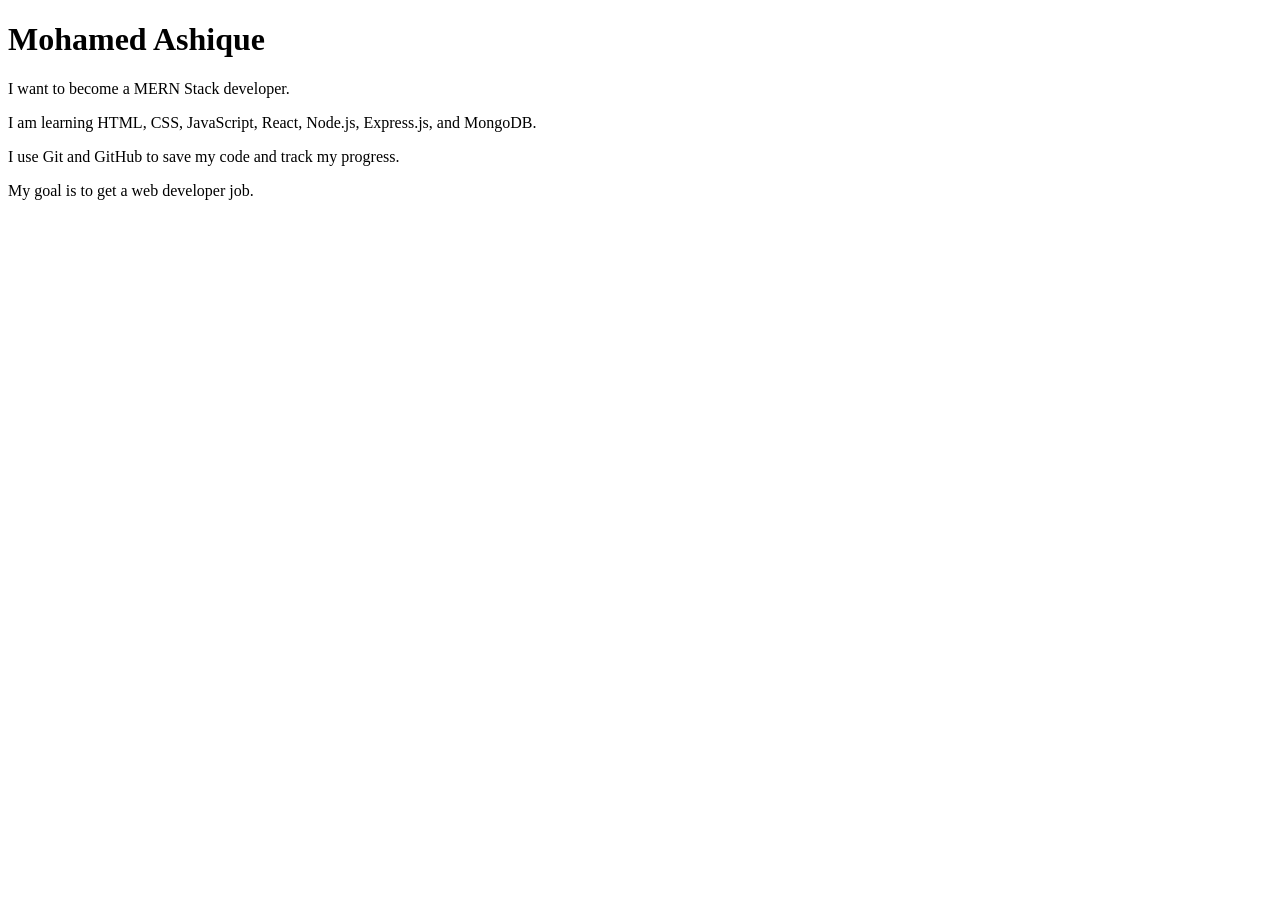
<file: 02-html-css/index.html>
<!DOCTYPE html>
<html lang="en">
<head>
  <meta charset="UTF-8">
  <meta name="viewport" content="width=device-width, initial-scale=1.0">
  <title>Day 2 - HTML Basics</title>
</head>
<body>
 <h1>Mohamed Ashique</h1>

<p>I want to become a MERN Stack developer.</p>

<p>I am learning HTML, CSS, JavaScript, React, Node.js, Express.js, and MongoDB.</p>

<p>I use Git and GitHub to save my code and track my progress.</p>

<p>My goal is to get a web developer job.</p>
</body>
</html>
</file>
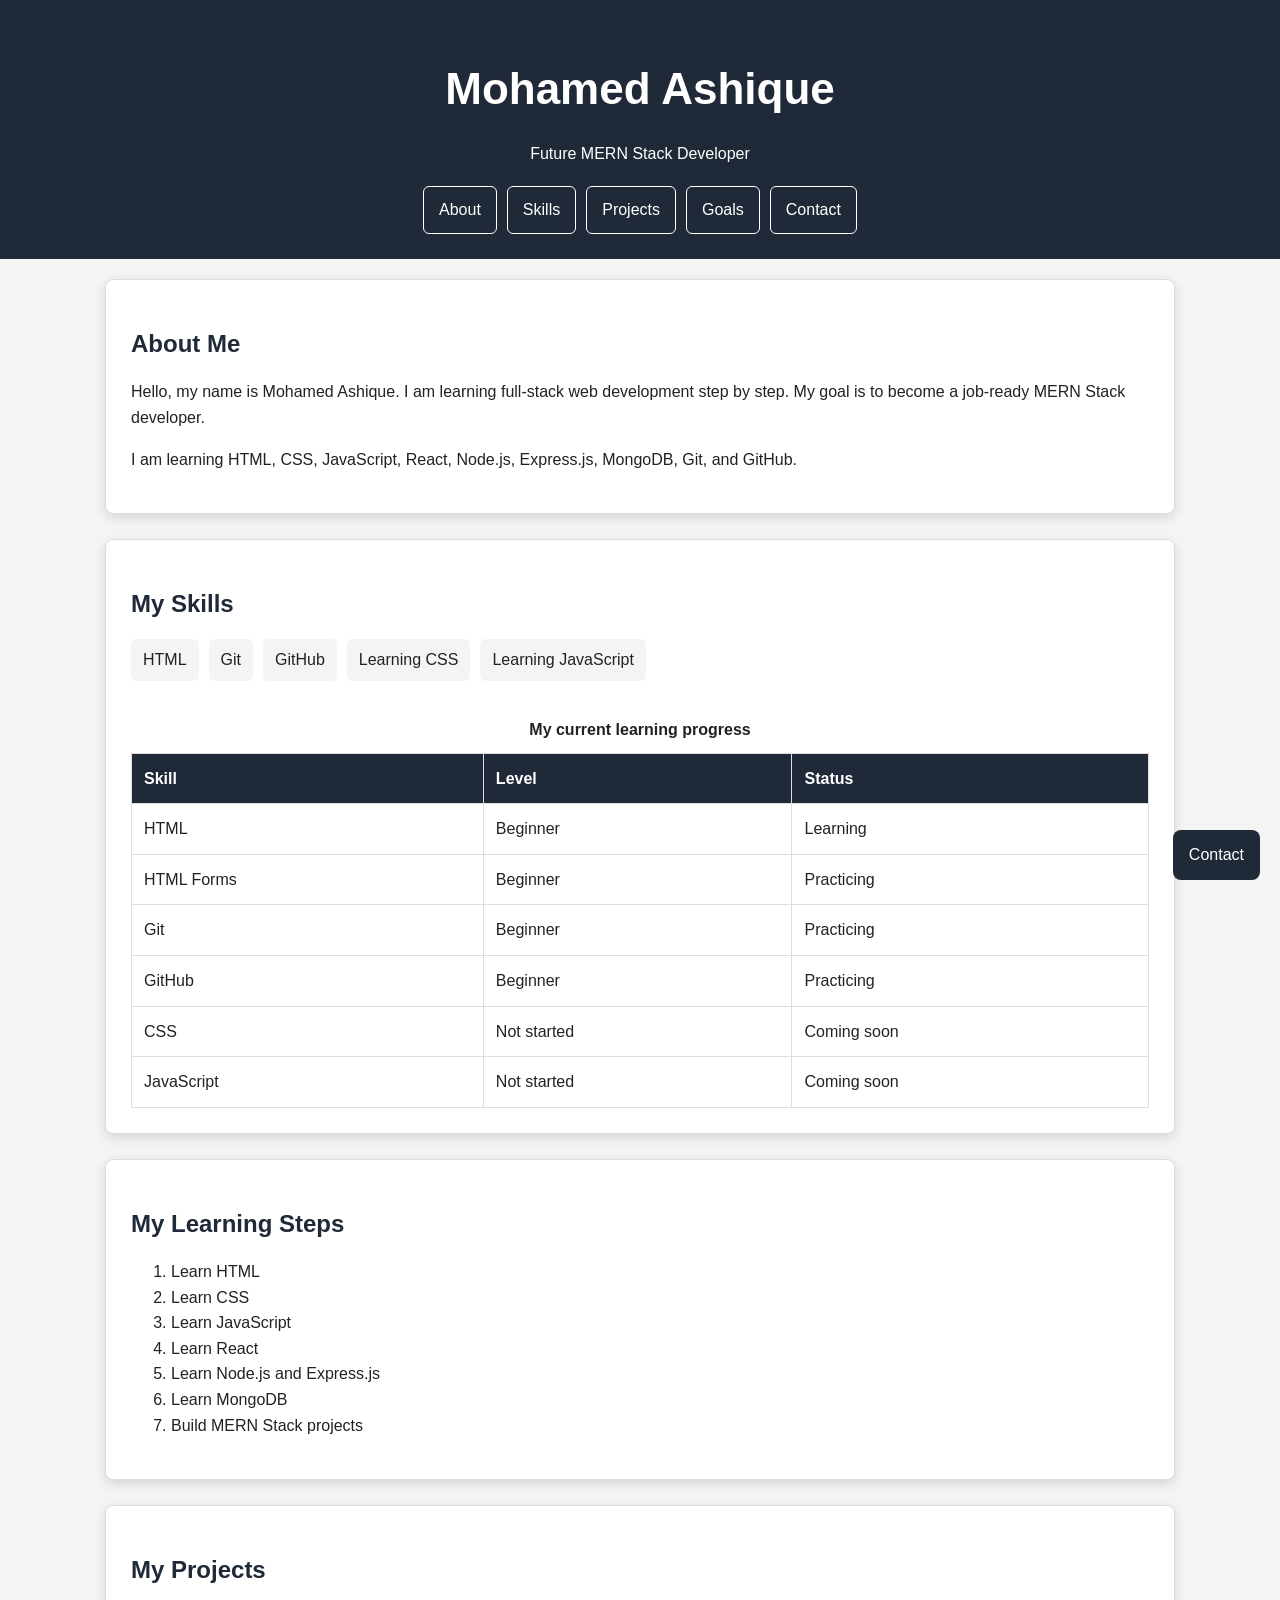
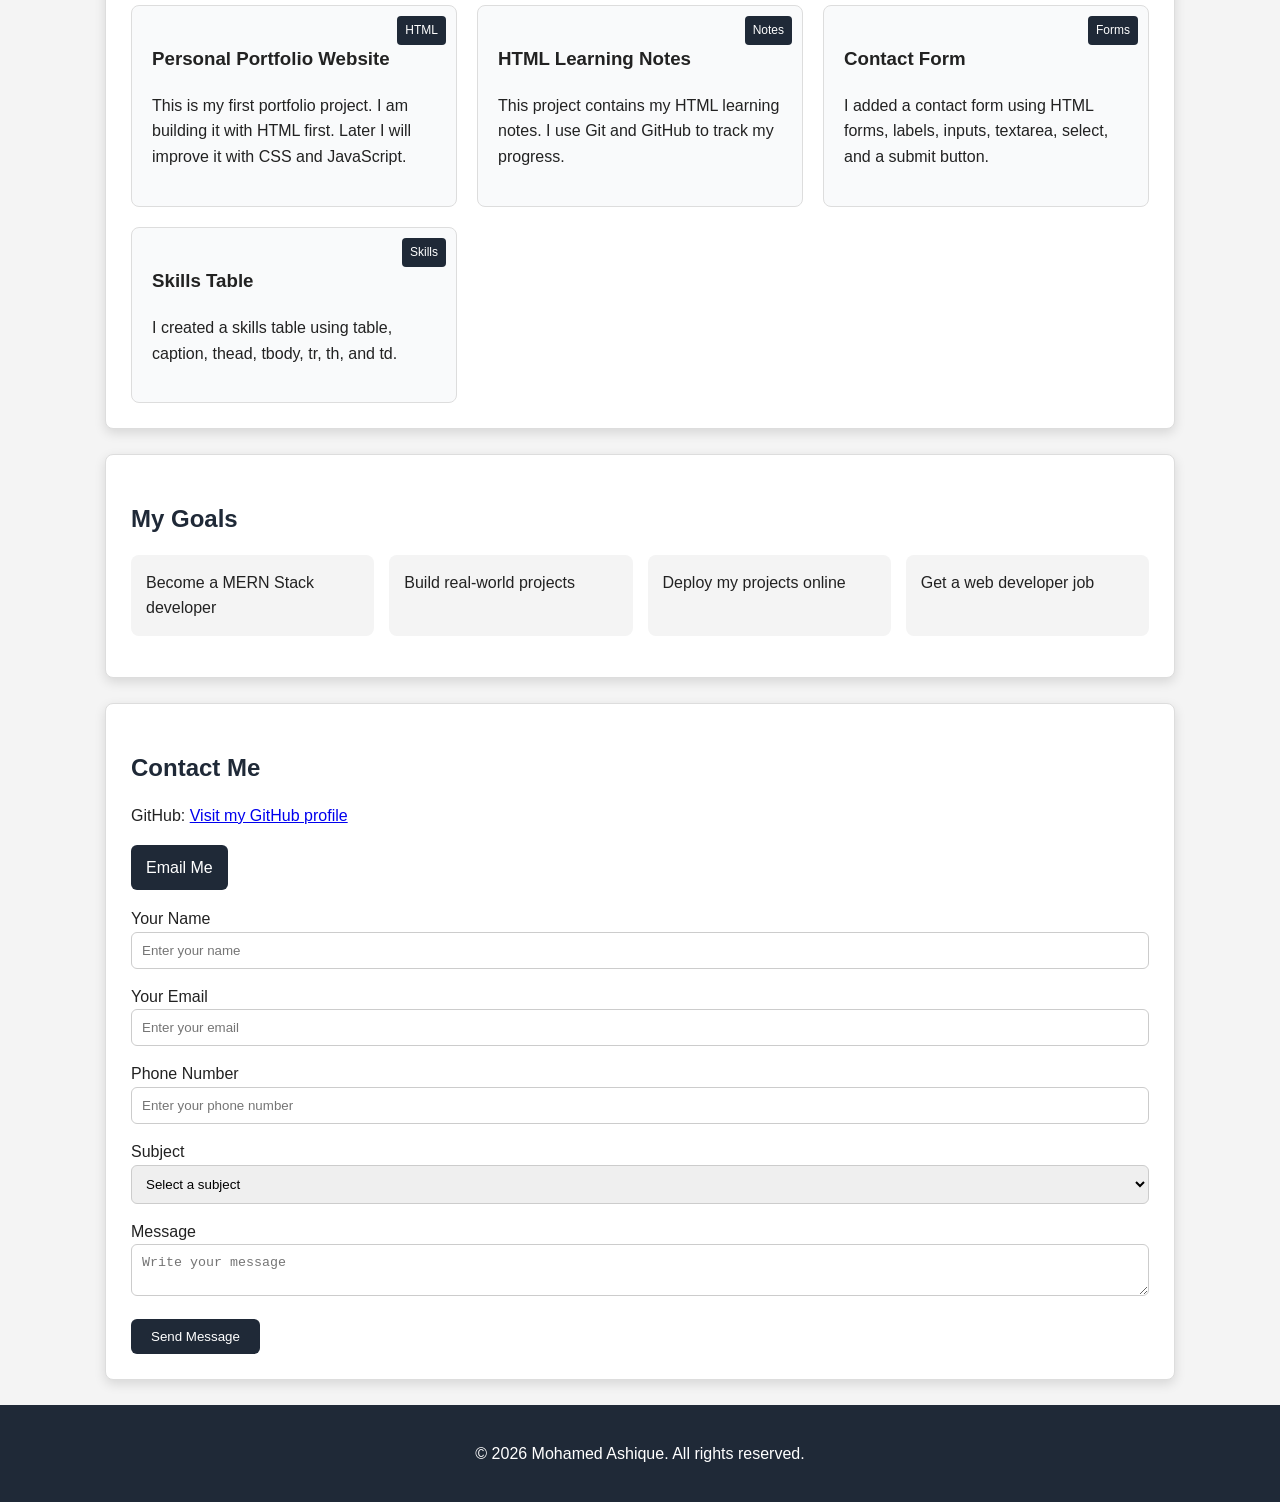
<file: docs/index.html>
<!doctype html>
<html lang="en">
  <head>
    <meta charset="UTF-8" />
    <meta name="viewport" content="width=device-width, initial-scale=1.0" />
    <link rel="stylesheet" href="style.css" />
    <title>Mohamed Ashique - Portfolio</title>
  </head>
  <body>
    <header>
      <h1>Mohamed Ashique</h1>
      <p>Future MERN Stack Developer</p>

      <nav>
        <a href="#about">About</a>
        <a href="#skills">Skills</a>
        <a href="#projects">Projects</a>
        <a href="#goals">Goals</a>
        <a href="#contact">Contact</a>
      </nav>
    </header>

    <main>
      <section id="about">
        <h2>About Me</h2>

        <p>
          Hello, my name is Mohamed Ashique. I am learning full-stack web
          development step by step. My goal is to become a job-ready MERN Stack
          developer.
        </p>

        <p>
          I am learning HTML, CSS, JavaScript, React, Node.js, Express.js,
          MongoDB, Git, and GitHub.
        </p>
        <p class="secret-note">This note is hidden using display none.</p>
      </section>

      <section id="skills">
        <h2>My Skills</h2>

        <ul>
          <li>HTML</li>
          <li>Git</li>
          <li>GitHub</li>
          <li>Learning CSS</li>
          <li>Learning JavaScript</li>
        </ul>
        <div class="table-wrapper">
          <table>
            <caption>
              My current learning progress
            </caption>

            <thead>
              <tr>
                <th>Skill</th>
                <th>Level</th>
                <th>Status</th>
              </tr>
            </thead>

            <tbody>
              <tr>
                <td>HTML</td>
                <td>Beginner</td>
                <td>Learning</td>
              </tr>

              <tr>
                <td>HTML Forms</td>
                <td>Beginner</td>
                <td>Practicing</td>
              </tr>

              <tr>
                <td>Git</td>
                <td>Beginner</td>
                <td>Practicing</td>
              </tr>

              <tr>
                <td>GitHub</td>
                <td>Beginner</td>
                <td>Practicing</td>
              </tr>

              <tr>
                <td>CSS</td>
                <td>Not started</td>
                <td>Coming soon</td>
              </tr>

              <tr>
                <td>JavaScript</td>
                <td>Not started</td>
                <td>Coming soon</td>
              </tr>
            </tbody>
          </table>
        </div>
      </section>

      <section id="learning-steps">
        <h2>My Learning Steps</h2>

        <ol>
          <li>Learn HTML</li>
          <li>Learn CSS</li>
          <li>Learn JavaScript</li>
          <li>Learn React</li>
          <li>Learn Node.js and Express.js</li>
          <li>Learn MongoDB</li>
          <li>Build MERN Stack projects</li>
        </ol>
      </section>

      <section id="projects">
        <h2>My Projects</h2>

        <div class="project-list">
          <article class="project-card">
            <span class="project-badge">HTML</span>

            <h3>Personal Portfolio Website</h3>

            <p>
              This is my first portfolio project. I am building it with HTML
              first. Later I will improve it with CSS and JavaScript.
            </p>
          </article>

          <article class="project-card">
            <span class="project-badge">Notes</span>
            <h3>HTML Learning Notes</h3>
            <p>
              This project contains my HTML learning notes. I use Git and GitHub
              to track my progress.
            </p>
          </article>
          <article class="project-card">
            <span class="project-badge">Forms</span>

            <h3>Contact Form</h3>

            <p>
              I added a contact form using HTML forms, labels, inputs, textarea,
              select, and a submit button.
            </p>
          </article>

          <article class="project-card">
            <span class="project-badge">Skills</span>
            <h3>Skills Table</h3>
            <p>
              I created a skills table using table, caption, thead, tbody, tr,
              th, and td.
            </p>
          </article>
        </div>
      </section>

      <section id="goals">
        <h2>My Goals</h2>

        <ul class="goals-list">
          <li>Become a MERN Stack developer</li>
          <li>Build real-world projects</li>
          <li>Deploy my projects online</li>
          <li>Get a web developer job</li>
        </ul>
      </section>

      <section id="contact">
        <h2>Contact Me</h2>

        <p>
          GitHub:
          <a href="https://github.com/mohamed-ashique" target="_blank">
            Visit my GitHub profile
          </a>
        </p>
        <p>
          <a class="contact-link" href="mailto:realashiquepk@gmail.com">
            Email Me
          </a>
        </p>

        <form>
          <div>
            <label for="name">Your Name</label>
            <input
              type="text"
              id="name"
              name="name"
              placeholder="Enter your name"
              required
            />
          </div>

          <div>
            <label for="email">Your Email</label>
            <input
              type="email"
              id="email"
              name="email"
              placeholder="Enter your email"
              required
            />
          </div>

          <div>
            <label for="phone">Phone Number</label>
            <input
              type="tel"
              id="phone"
              name="phone"
              placeholder="Enter your phone number"
            />
          </div>

          <div>
            <label for="subject">Subject</label>
            <select id="subject" name="subject" required>
              <option value="">Select a subject</option>
              <option value="project">Project</option>
              <option value="job">Job Opportunity</option>
              <option value="feedback">Feedback</option>
            </select>
          </div>

          <div>
            <label for="message">Message</label>
            <textarea
              id="message"
              name="message"
              placeholder="Write your message"
              required
            ></textarea>
          </div>

          <button type="submit">Send Message</button>
        </form>
      </section>
    </main>

    <footer>
      <p>&copy; 2026 Mohamed Ashique. All rights reserved.</p>
    </footer>
    <a class="fixed-contact" href="#contact">Contact</a>
  </body>
</html>
</file>
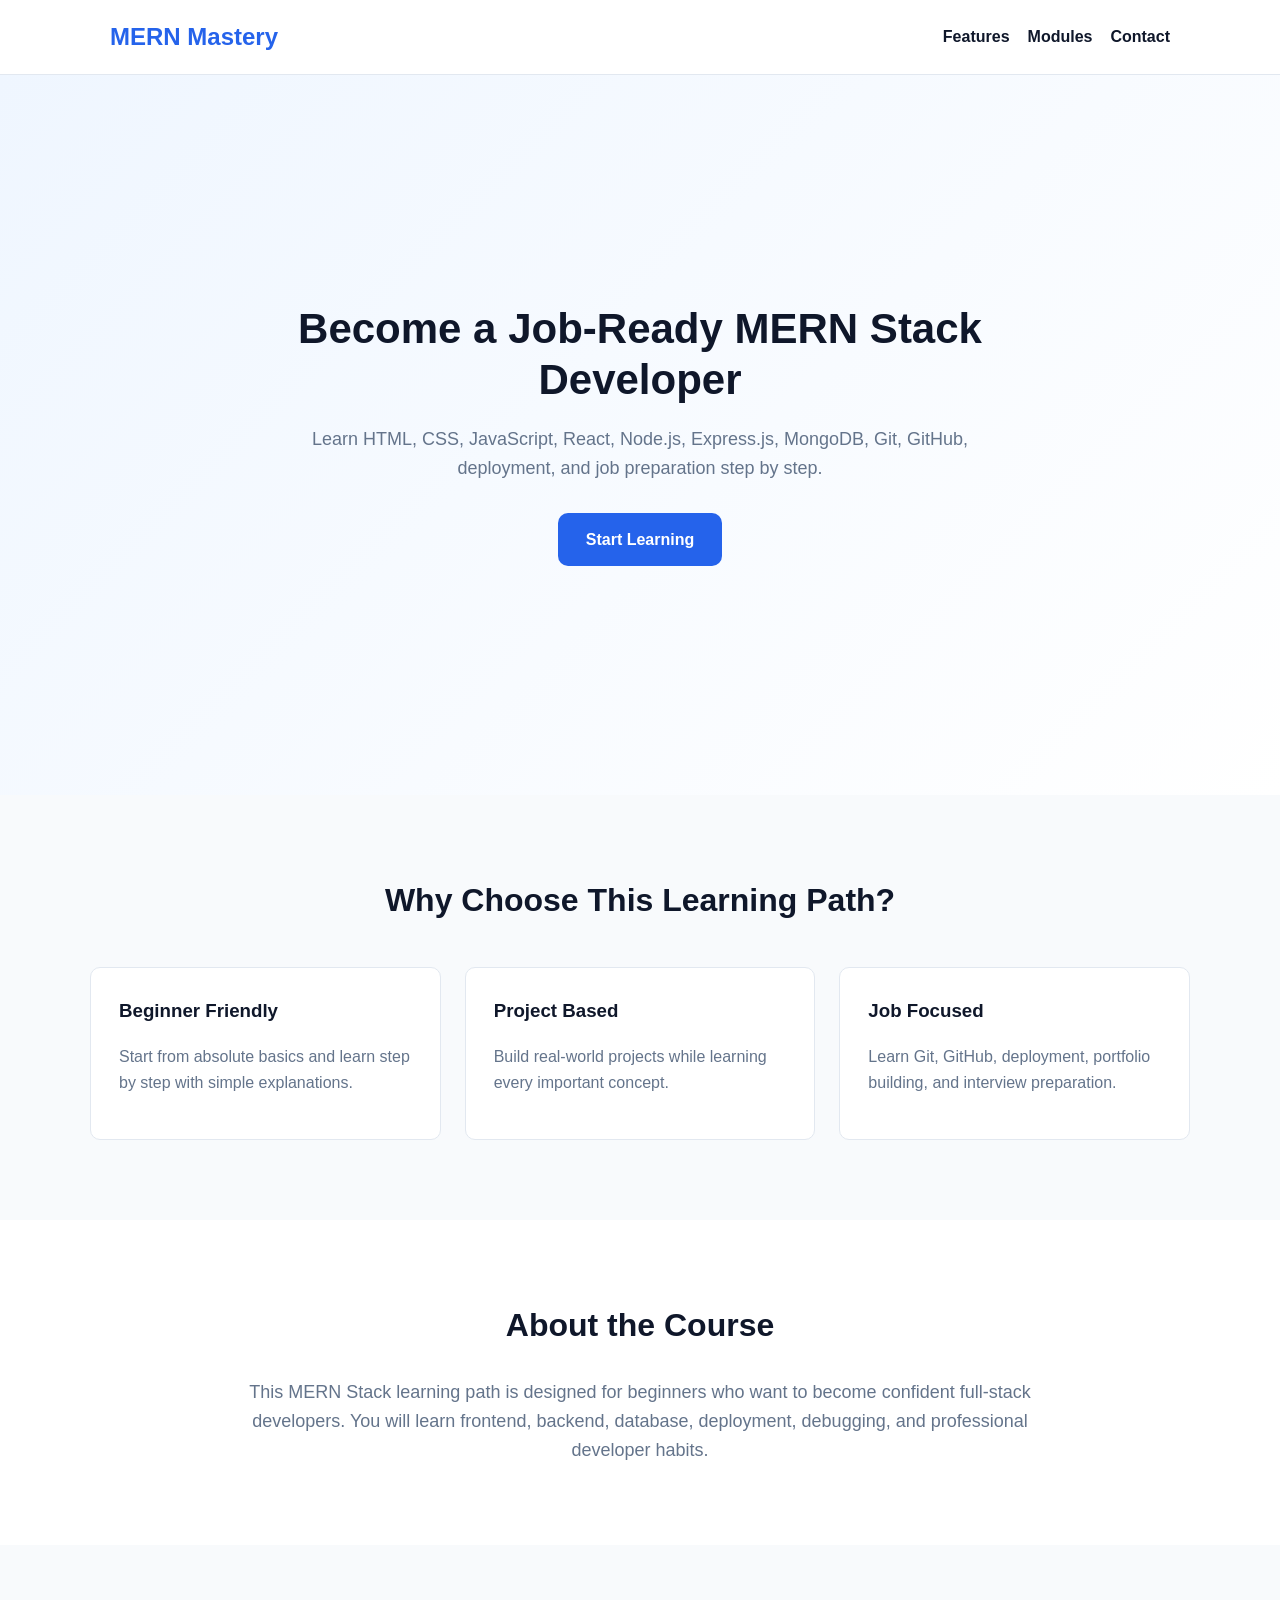
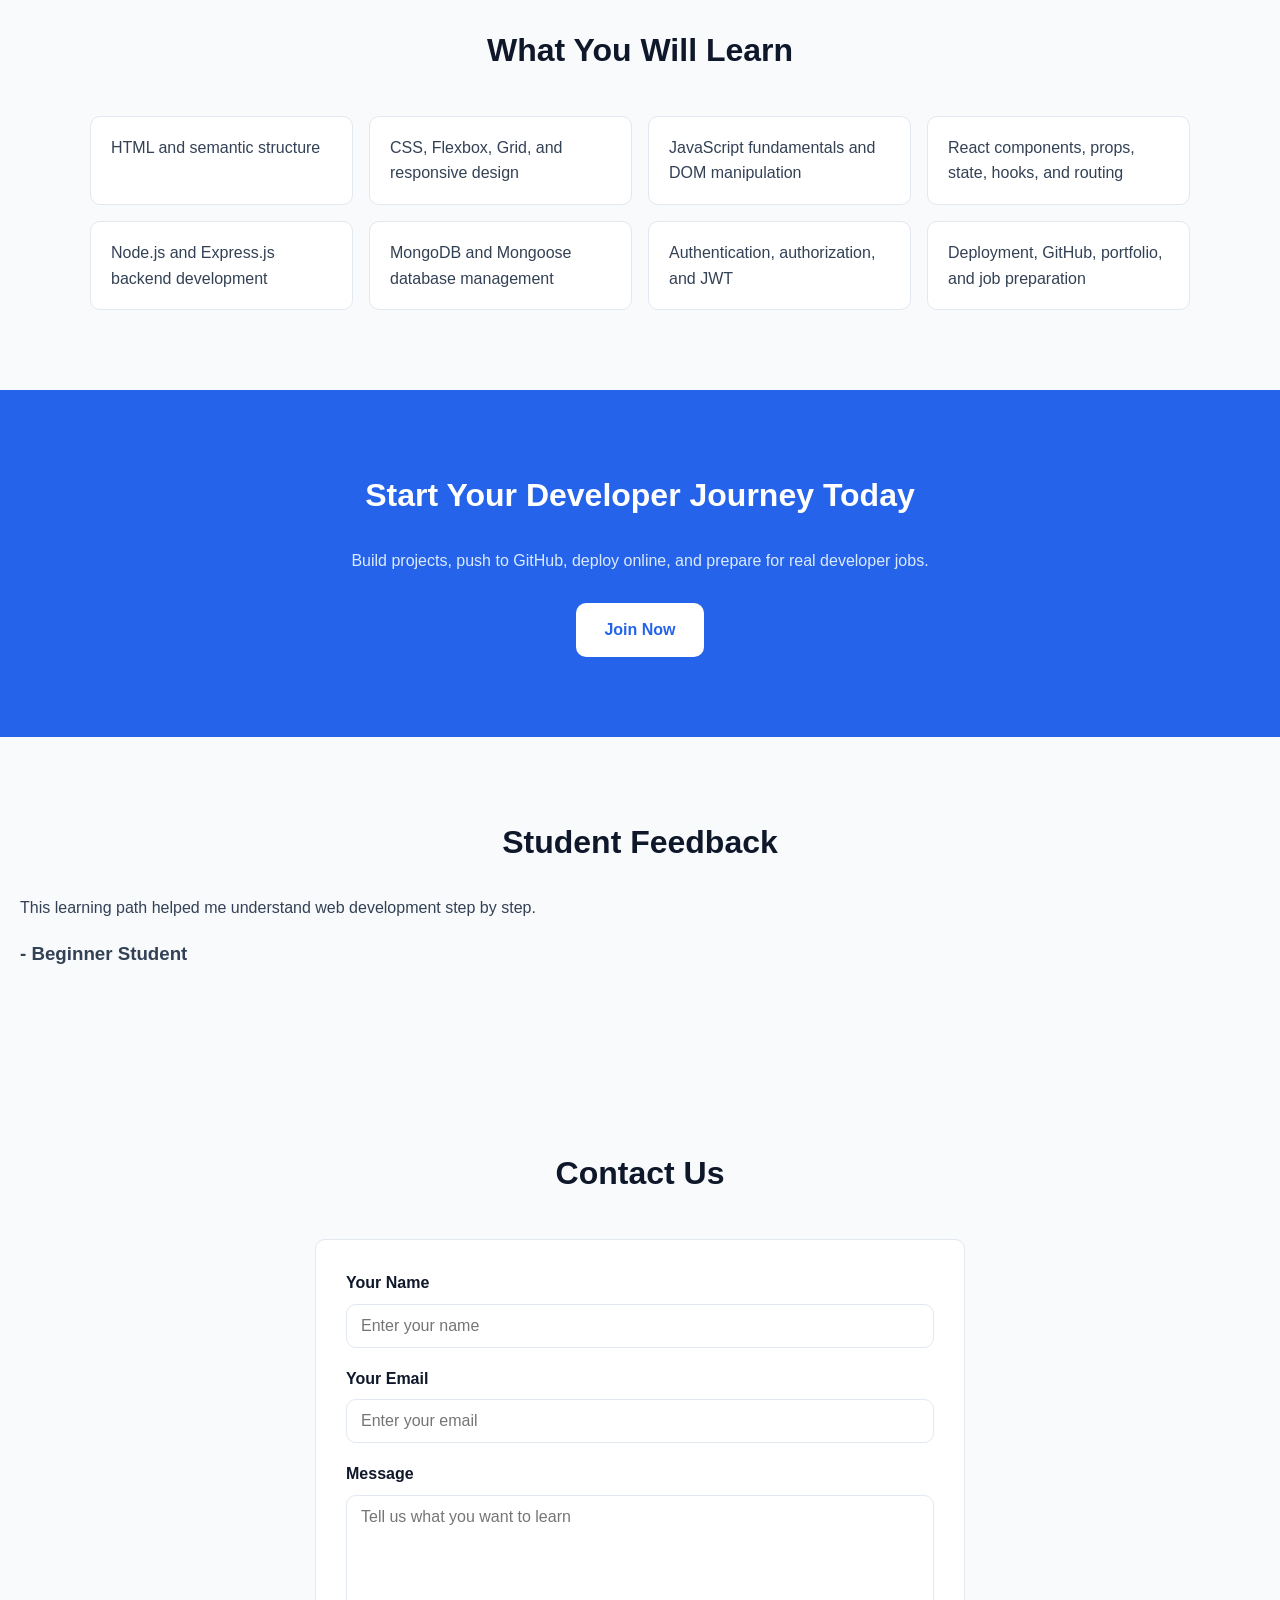
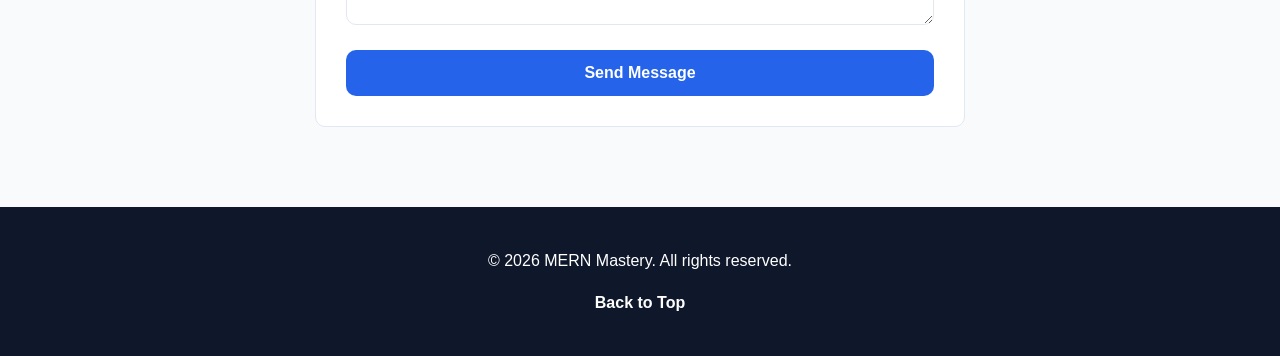
<file: 02-html-css/landing-page/index.html>
<!doctype html>
<html lang="en">
  <head>
    <meta charset="UTF-8" />
    <meta name="viewport" content="width=device-width, initial-scale=1.0" />
    <title>MERN Course Landing Page</title>
    <link rel="stylesheet" href="style.css" />
  </head>
  <body>
    <header>
      <nav>
        <h1>MERN Mastery</h1>

        <div>
          <a href="#features">Features</a>
          <a href="#modules">Modules</a>
          <a href="#contact">Contact</a>
        </div>
      </nav>
    </header>

    <main>
      <section id="hero">
        <h2>Become a Job-Ready MERN Stack Developer</h2>

        <p>
          Learn HTML, CSS, JavaScript, React, Node.js, Express.js, MongoDB, Git,
          GitHub, deployment, and job preparation step by step.
        </p>

        <a href="#contact">Start Learning</a>
      </section>

      <section id="features">
        <h2>Why Choose This Learning Path?</h2>

        <div class="feature-grid">
          <article>
            <h3>Beginner Friendly</h3>
            <p>
              Start from absolute basics and learn step by step with simple
              explanations.
            </p>
          </article>

          <article>
            <h3>Project Based</h3>
            <p>
              Build real-world projects while learning every important concept.
            </p>
          </article>

          <article>
            <h3>Job Focused</h3>
            <p>
              Learn Git, GitHub, deployment, portfolio building, and interview
              preparation.
            </p>
          </article>
        </div>
      </section>

      <section id="about">
        <h2>About the Course</h2>

        <p>
          This MERN Stack learning path is designed for beginners who want to
          become confident full-stack developers. You will learn frontend,
          backend, database, deployment, debugging, and professional developer
          habits.
        </p>
      </section>

      <section id="modules">
        <h2>What You Will Learn</h2>

        <ul>
          <li>HTML and semantic structure</li>
          <li>CSS, Flexbox, Grid, and responsive design</li>
          <li>JavaScript fundamentals and DOM manipulation</li>
          <li>React components, props, state, hooks, and routing</li>
          <li>Node.js and Express.js backend development</li>
          <li>MongoDB and Mongoose database management</li>
          <li>Authentication, authorization, and JWT</li>
          <li>Deployment, GitHub, portfolio, and job preparation</li>
        </ul>
      </section>

      <section id="cta">
        <h2>Start Your Developer Journey Today</h2>

        <p>
          Build projects, push to GitHub, deploy online, and prepare for real
          developer jobs.
        </p>

        <a href="#contact">Join Now</a>
      </section>
      <section id="testimonials">
        <h2>Student Feedback</h2>

        <article>
          <p>
            This learning path helped me understand web development step by
            step.
          </p>
          <h3>- Beginner Student</h3>
        </article>
      </section>

      <section id="contact">
        <h2>Contact Us</h2>

        <form>
          <div>
            <label for="name">Your Name</label>
            <input
              type="text"
              id="name"
              name="name"
              placeholder="Enter your name"
              required
            />
          </div>

          <div>
            <label for="email">Your Email</label>
            <input
              type="email"
              id="email"
              name="email"
              placeholder="Enter your email"
              required
            />
          </div>

          <div>
            <label for="message">Message</label>
            <textarea
              id="message"
              name="message"
              placeholder="Tell us what you want to learn"
              required
            ></textarea>
          </div>

          <button type="submit">Send Message</button>
        </form>
      </section>
    </main>

    <footer>
      <p>&copy; 2026 MERN Mastery. All rights reserved.</p>

      <p>
        <a href="#hero">Back to Top</a>
      </p>
    </footer>
  </body>
</html>
</file>
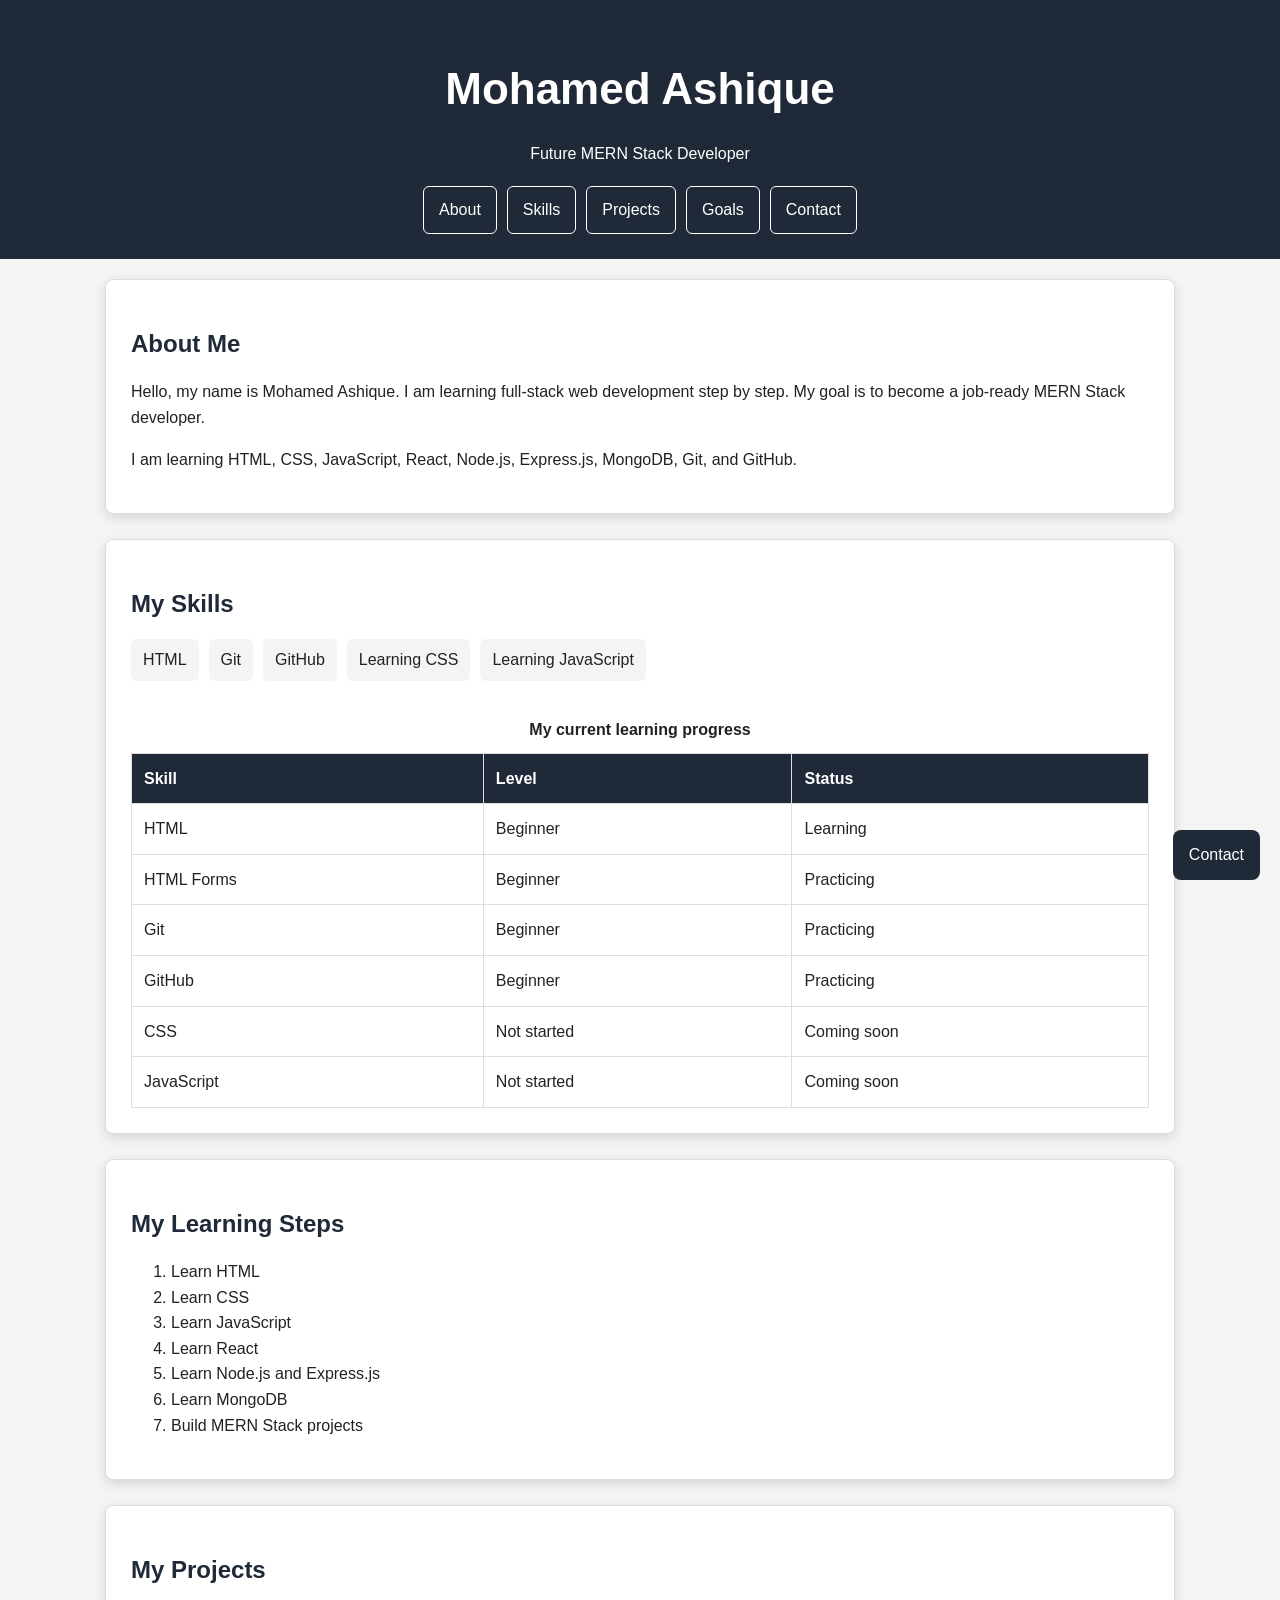
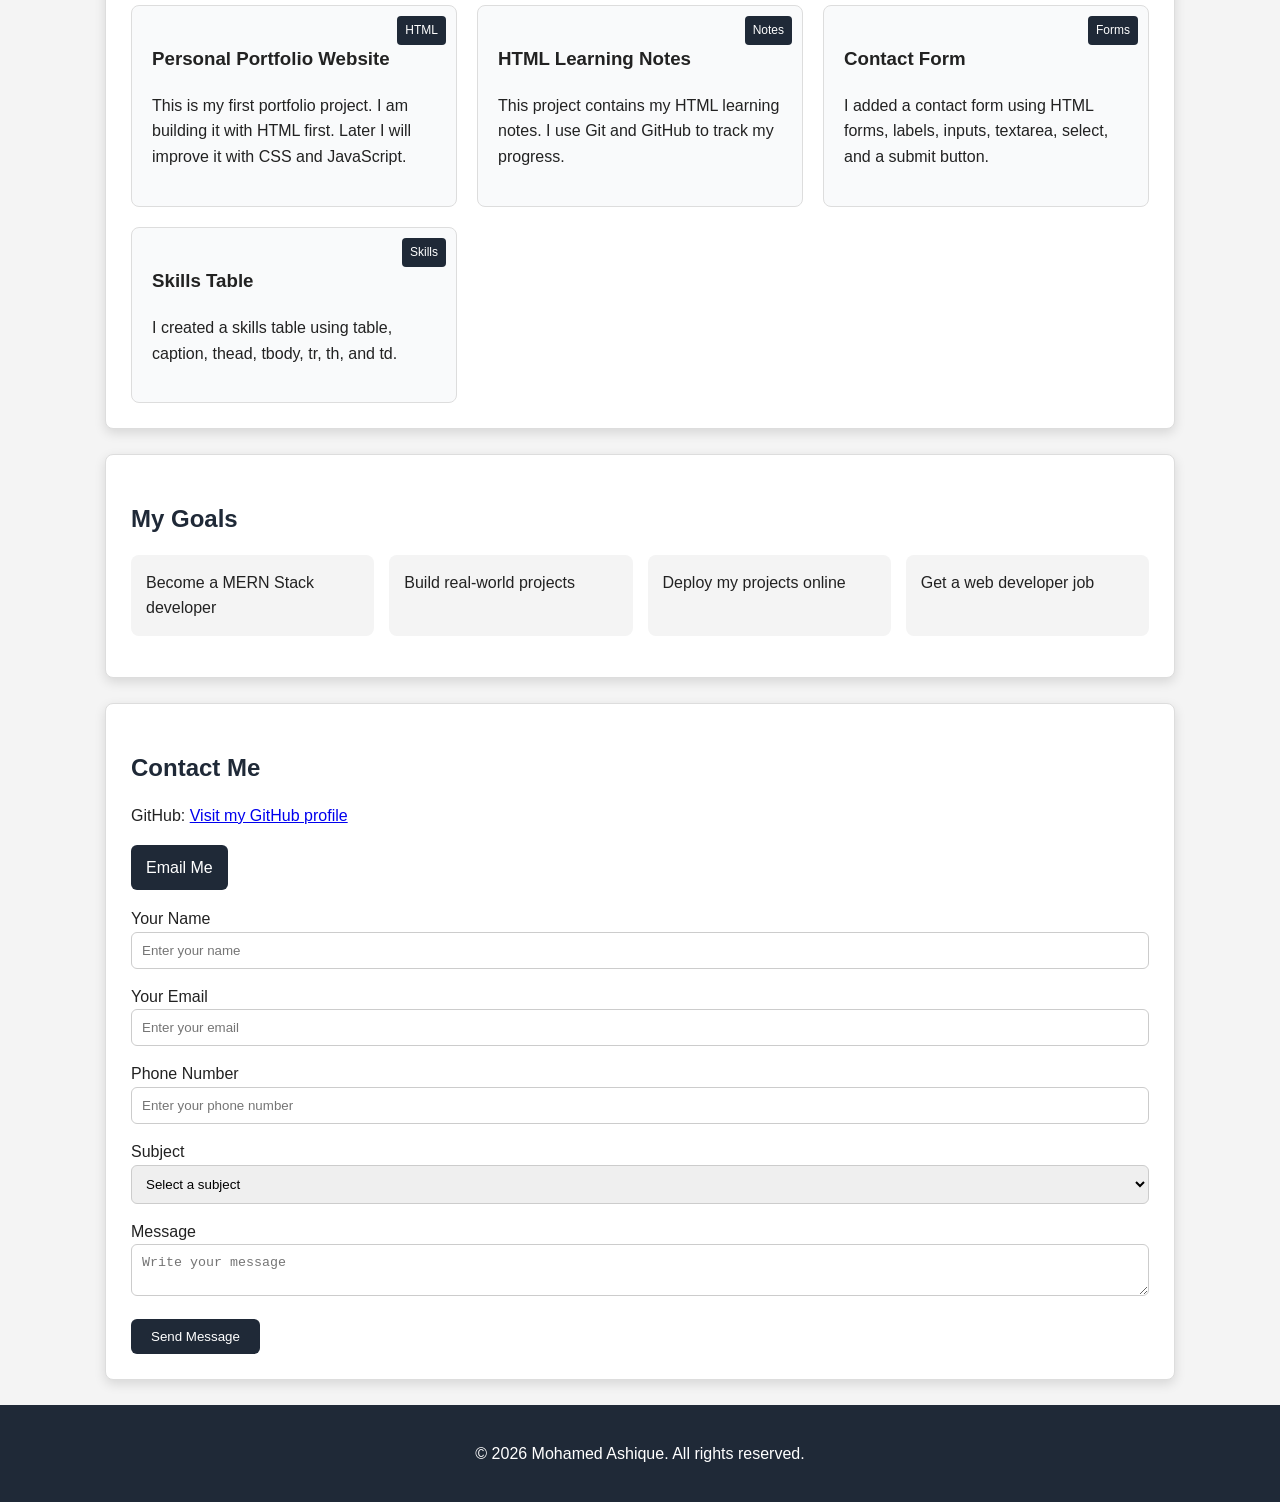
<file: 02-html-css/personal-profolio/index.html>
<!doctype html>
<html lang="en">
  <head>
    <meta charset="UTF-8" />
    <meta name="viewport" content="width=device-width, initial-scale=1.0" />
    <link rel="stylesheet" href="../personal-profolio/style.css" />
    <title>Mohamed Ashique - Portfolio</title>
  </head>
  <body>
    <header>
      <h1>Mohamed Ashique</h1>
      <p>Future MERN Stack Developer</p>

      <nav>
        <a href="#about">About</a>
        <a href="#skills">Skills</a>
        <a href="#projects">Projects</a>
        <a href="#goals">Goals</a>
        <a href="#contact">Contact</a>
      </nav>
    </header>

    <main>
      <section id="about">
        <h2>About Me</h2>

        <p>
          Hello, my name is Mohamed Ashique. I am learning full-stack web
          development step by step. My goal is to become a job-ready MERN Stack
          developer.
        </p>

        <p>
          I am learning HTML, CSS, JavaScript, React, Node.js, Express.js,
          MongoDB, Git, and GitHub.
        </p>
        <p class="secret-note">This note is hidden using display none.</p>
      </section>

      <section id="skills">
        <h2>My Skills</h2>

        <ul>
          <li>HTML</li>
          <li>Git</li>
          <li>GitHub</li>
          <li>Learning CSS</li>
          <li>Learning JavaScript</li>
        </ul>
        <div class="table-wrapper">
          <table>
            <caption>
              My current learning progress
            </caption>

            <thead>
              <tr>
                <th>Skill</th>
                <th>Level</th>
                <th>Status</th>
              </tr>
            </thead>

            <tbody>
              <tr>
                <td>HTML</td>
                <td>Beginner</td>
                <td>Learning</td>
              </tr>

              <tr>
                <td>HTML Forms</td>
                <td>Beginner</td>
                <td>Practicing</td>
              </tr>

              <tr>
                <td>Git</td>
                <td>Beginner</td>
                <td>Practicing</td>
              </tr>

              <tr>
                <td>GitHub</td>
                <td>Beginner</td>
                <td>Practicing</td>
              </tr>

              <tr>
                <td>CSS</td>
                <td>Not started</td>
                <td>Coming soon</td>
              </tr>

              <tr>
                <td>JavaScript</td>
                <td>Not started</td>
                <td>Coming soon</td>
              </tr>
            </tbody>
          </table>
        </div>
      </section>

      <section id="learning-steps">
        <h2>My Learning Steps</h2>

        <ol>
          <li>Learn HTML</li>
          <li>Learn CSS</li>
          <li>Learn JavaScript</li>
          <li>Learn React</li>
          <li>Learn Node.js and Express.js</li>
          <li>Learn MongoDB</li>
          <li>Build MERN Stack projects</li>
        </ol>
      </section>

      <section id="projects">
        <h2>My Projects</h2>

        <div class="project-list">
          <article class="project-card">
            <span class="project-badge">HTML</span>

            <h3>Personal Portfolio Website</h3>

            <p>
              This is my first portfolio project. I am building it with HTML
              first. Later I will improve it with CSS and JavaScript.
            </p>
          </article>

          <article class="project-card">
            <span class="project-badge">Notes</span>
            <h3>HTML Learning Notes</h3>
            <p>
              This project contains my HTML learning notes. I use Git and GitHub
              to track my progress.
            </p>
          </article>
          <article class="project-card">
            <span class="project-badge">Forms</span>

            <h3>Contact Form</h3>

            <p>
              I added a contact form using HTML forms, labels, inputs, textarea,
              select, and a submit button.
            </p>
          </article>

          <article class="project-card">
            <span class="project-badge">Skills</span>
            <h3>Skills Table</h3>
            <p>
              I created a skills table using table, caption, thead, tbody, tr,
              th, and td.
            </p>
          </article>
        </div>
      </section>

      <section id="goals">
        <h2>My Goals</h2>

        <ul class="goals-list">
          <li>Become a MERN Stack developer</li>
          <li>Build real-world projects</li>
          <li>Deploy my projects online</li>
          <li>Get a web developer job</li>
        </ul>
      </section>

      <section id="contact">
        <h2>Contact Me</h2>

        <p>
          GitHub:
          <a href="https://github.com/mohamed-ashique" target="_blank">
            Visit my GitHub profile
          </a>
        </p>
        <p>
          <a class="contact-link" href="mailto:realashiquepk@gmail.com">
            Email Me
          </a>
        </p>

        <form>
          <div>
            <label for="name">Your Name</label>
            <input
              type="text"
              id="name"
              name="name"
              placeholder="Enter your name"
              required
            />
          </div>

          <div>
            <label for="email">Your Email</label>
            <input
              type="email"
              id="email"
              name="email"
              placeholder="Enter your email"
              required
            />
          </div>

          <div>
            <label for="phone">Phone Number</label>
            <input
              type="tel"
              id="phone"
              name="phone"
              placeholder="Enter your phone number"
            />
          </div>

          <div>
            <label for="subject">Subject</label>
            <select id="subject" name="subject" required>
              <option value="">Select a subject</option>
              <option value="project">Project</option>
              <option value="job">Job Opportunity</option>
              <option value="feedback">Feedback</option>
            </select>
          </div>

          <div>
            <label for="message">Message</label>
            <textarea
              id="message"
              name="message"
              placeholder="Write your message"
              required
            ></textarea>
          </div>

          <button type="submit">Send Message</button>
        </form>
      </section>
    </main>

    <footer>
      <p>&copy; 2026 Mohamed Ashique. All rights reserved.</p>
    </footer>
    <a class="fixed-contact" href="#contact">Contact</a>
  </body>
</html>
</file>
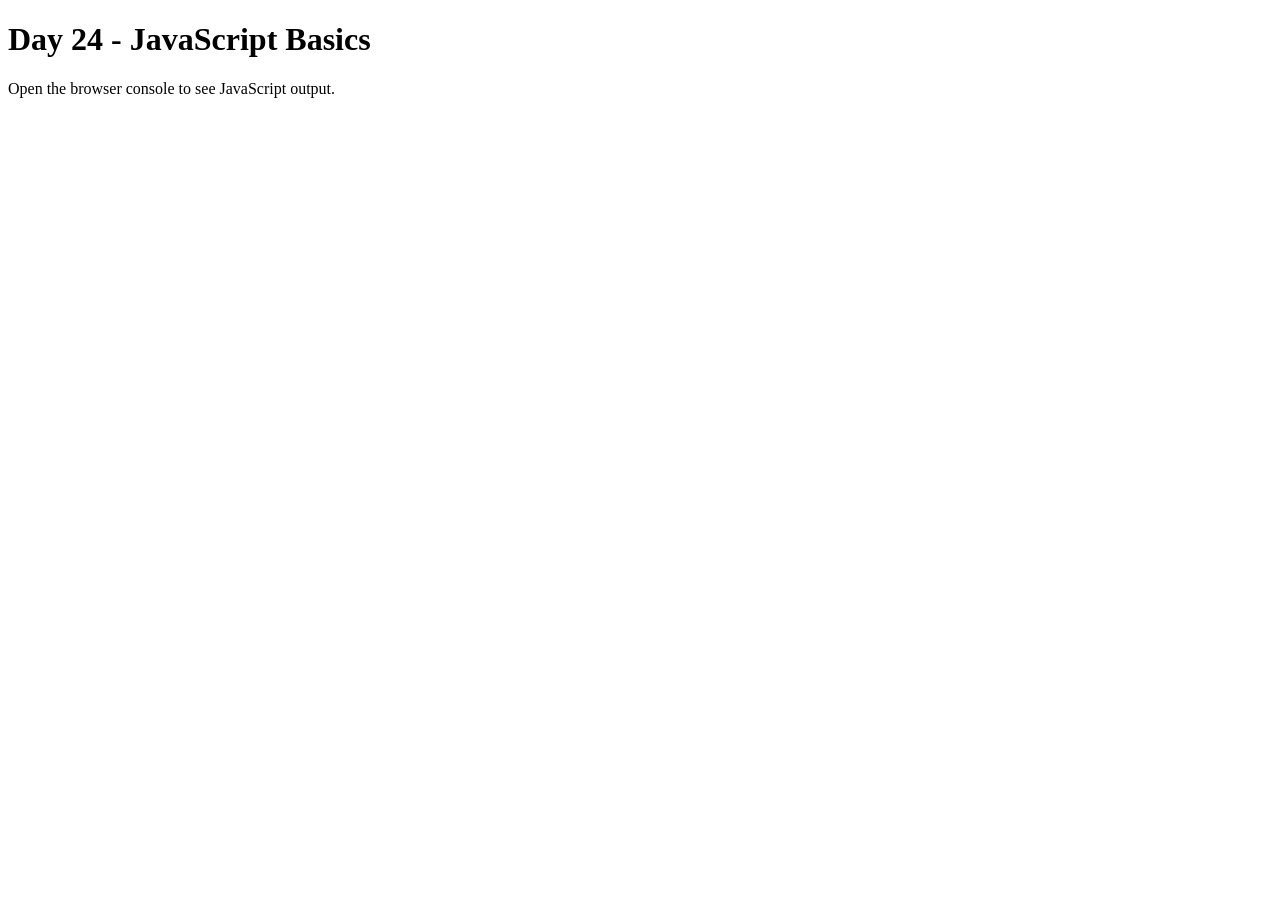
<file: 03-javascript/day-24-js-basics/index.html>
<!DOCTYPE html>
<html lang="en">
<head>
  <meta charset="UTF-8">
  <meta name="viewport" content="width=device-width, initial-scale=1.0">
  <title>Day 24 - JavaScript Basics</title>
</head>
<body>
  <h1>Day 24 - JavaScript Basics</h1>

  <p>Open the browser console to see JavaScript output.</p>

  <script src="script.js"></script>
</body>
</html>
</file>
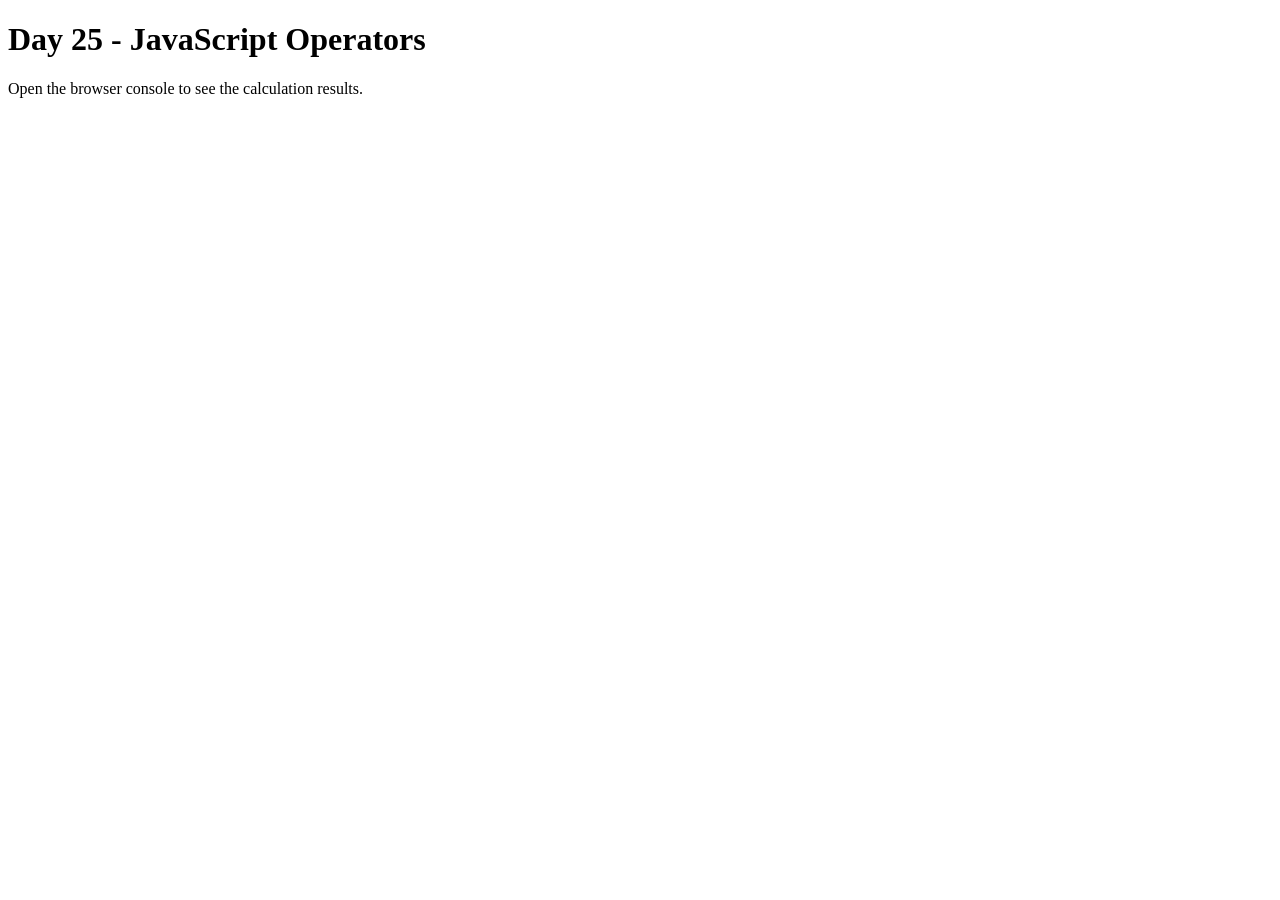
<file: 03-javascript/day-25-operators/index.html>
<!doctype html>
<html lang="en">
  <head>
    <meta charset="UTF-8" />
    <meta name="viewport" content="width=device-width, initial-scale=1.0" />
    <title>Day 25 - JavaScript Operators</title>
  </head>
  <body>
    <h1>Day 25 - JavaScript Operators</h1>

    <p>Open the browser console to see the calculation results.</p>

    <script src="script.js"></script>
  </body>
</html>
</file>
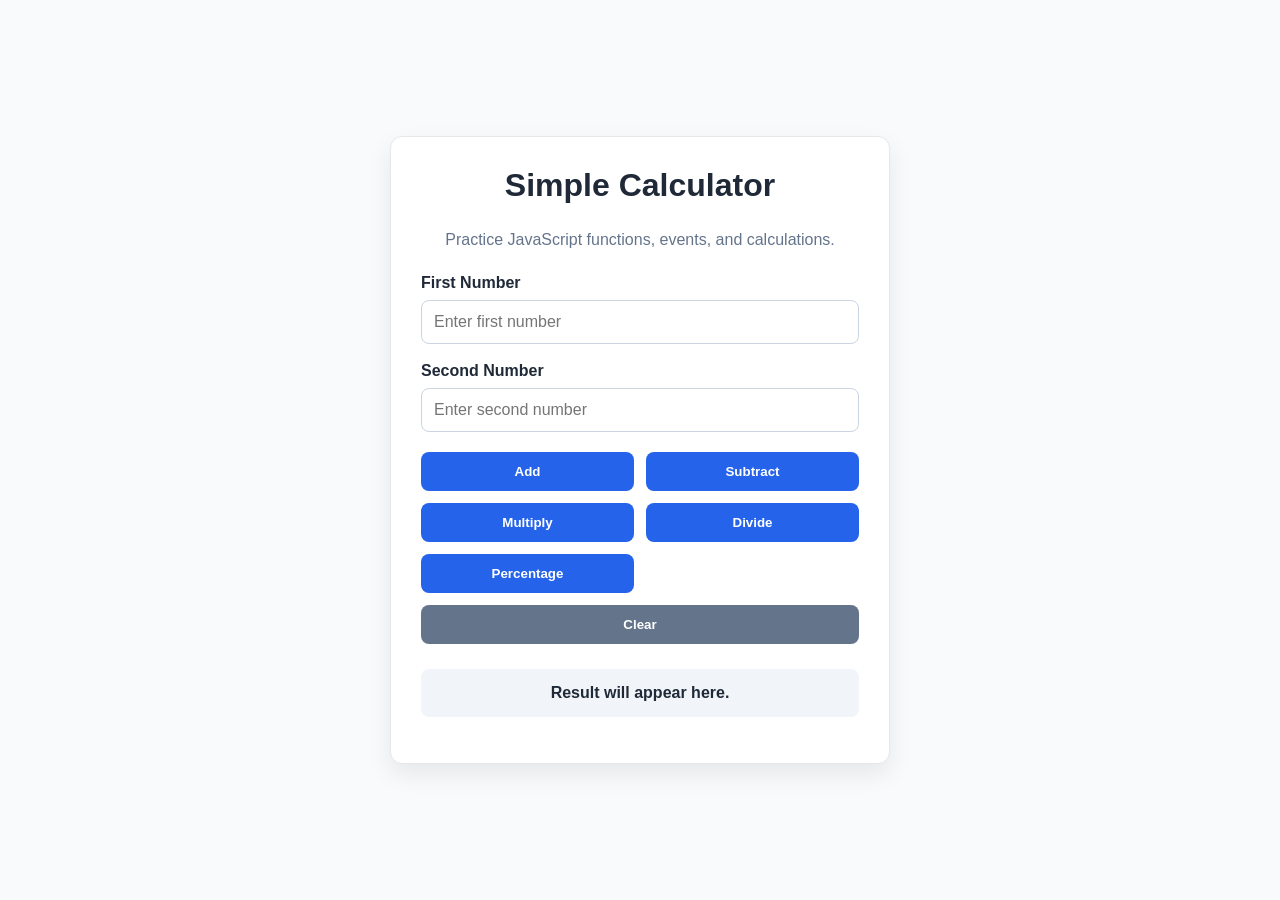
<file: 03-javascript/day-35-calculator-app/index.html>
<!DOCTYPE html>
<html lang="en">
<head>
  <meta charset="UTF-8">
  <meta name="viewport" content="width=device-width, initial-scale=1.0">
  <title>Day 35 - Calculator App</title>
  <link rel="stylesheet" href="style.css">
</head>
<body>
  <main class="app-container">
    <section class="calculator-card">
      <h1>Simple Calculator</h1>

      <p class="subtitle">
        Practice JavaScript functions, events, and calculations.
      </p>

      <div class="input-group">
        <label for="first-number">First Number</label>
        <input type="number" id="first-number" placeholder="Enter first number">
      </div>

      <div class="input-group">
        <label for="second-number">Second Number</label>
        <input type="number" id="second-number" placeholder="Enter second number">
      </div>

      <div class="button-group">
        <button id="add-btn">Add</button>
        <button id="subtract-btn">Subtract</button>
        <button id="multiply-btn">Multiply</button>
        <button id="divide-btn">Divide</button>
        <button id="percentage-btn">Percentage</button>
        <button id="clear-btn" class="clear-btn">Clear</button>

      </div>

      <p id="result-message" class="result-message">
        Result will appear here.
      </p>
    </section>
  </main>

  <script src="script.js"></script>
</body>
</html>
</file>
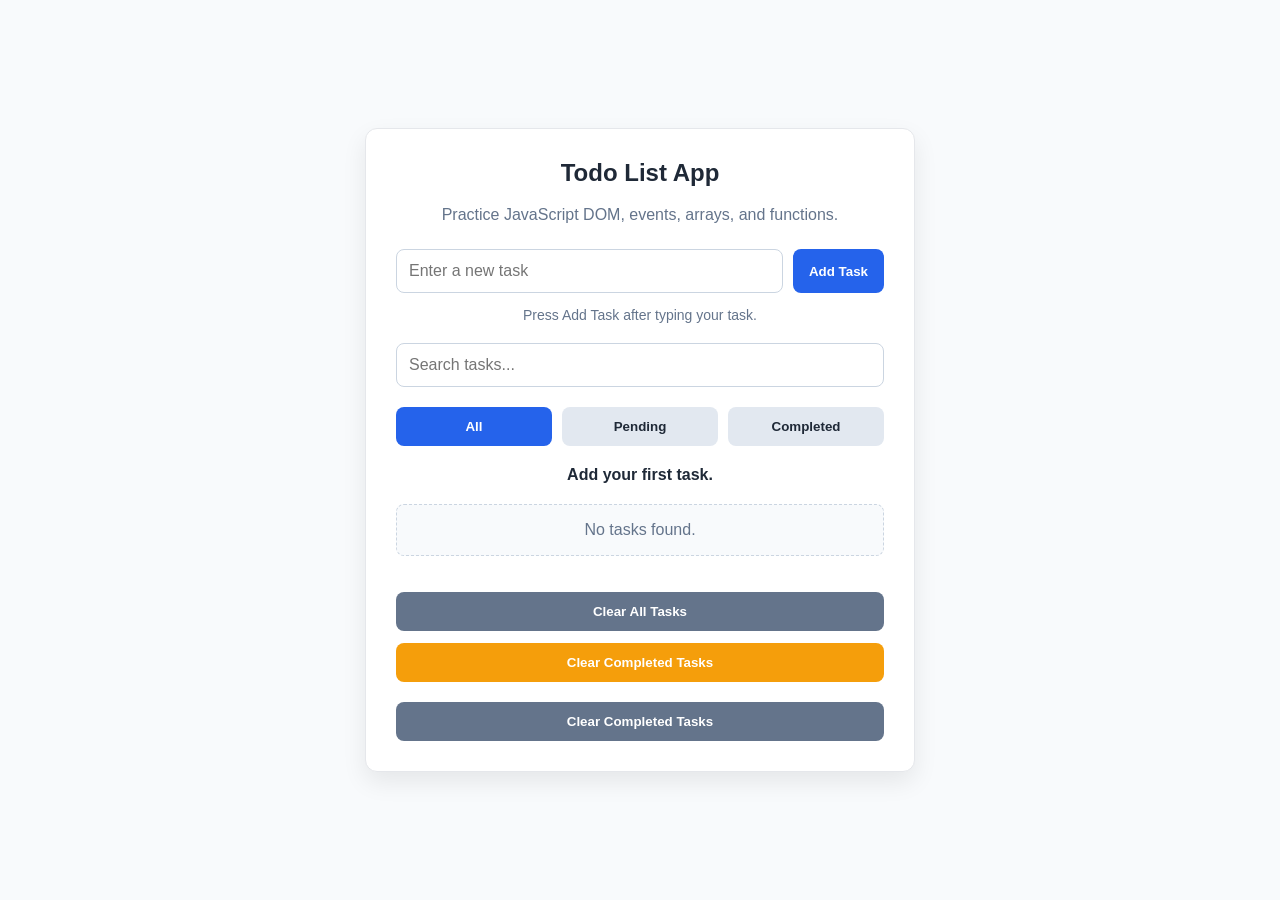
<file: 03-javascript/day-36-todo-list-app/index.html>
<!doctype html>
<html lang="en">
  <head>
    <meta charset="UTF-8" />
    <meta name="viewport" content="width=device-width, initial-scale=1.0" />
    <title>Day 36 - Todo List App</title>
    <link rel="stylesheet" href="style.css" />
  </head>
  <body>
    <main class="app-container">
      <section class="todo-card">
        <h1>Todo List App</h1>

        <p class="subtitle">
          Practice JavaScript DOM, events, arrays, and functions.
        </p>

        <div class="todo-form">
          <input type="text" id="task-input" placeholder="Enter a new task" />

          <button id="add-task-btn">Add Task</button>
        </div>

        <p class="helper-text">Press Add Task after typing your task.</p>

        <div class="search-box">
          <input type="text" id="search-input" placeholder="Search tasks..." />
        </div>

        <div class="filter-buttons">
          <button class="filter-btn active-filter" data-filter="all">
            All
          </button>
          <button class="filter-btn" data-filter="pending">Pending</button>
          <button class="filter-btn" data-filter="completed">Completed</button>
        </div>

        <p id="task-status" class="task-status">Add your first task.</p>

        <ul id="task-list" class="task-list"></ul>

        <button id="clear-all-btn" class="clear-all-btn">
          Clear All Tasks
        </button>

        <button id="clear-completed-btn" class="clear-completed-btn">
          Clear Completed Tasks
        </button>
        <button id="clear-completed-btn" class="clear-all-btn">
          Clear Completed Tasks
        </button>
      </section>
    </main>

    <script src="script.js"></script>
  </body>
</html>
</file>
<file: docs/style.css>
/* =========================
   Global Variables
========================= */

:root {
  --primary-color: #1f2937;
  --primary-hover-color: #374151;
  --background-color: #f4f4f4;
  --card-background: #ffffff;
  --light-background: #f9fafb;
  --text-color: #222222;
  --border-color: #dddddd;
  --input-border-color: #cccccc;
  --white-color: #ffffff;

  --small-radius: 6px;
  --medium-radius: 8px;

  --section-padding: 25px;
  --transition-speed: 0.3s ease;
  --card-shadow: 0 4px 12px rgba(0, 0, 0, 0.12);
}
html {
  scroll-behavior: smooth;
}

* {
  box-sizing: border-box;
}

body {
  font-family: Arial, sans-serif;
  background-color: var(--background-color);
  color: var(--text-color);
  margin: 0;
  line-height: 1.6;
}

header {
  background-color: var(--primary-color);
  color: var(--white-color);
  text-align: center;
  padding: 25px 20px;
  position: sticky;
  top: 0;
  z-index: 10;
}

nav {
  margin-top: 20px;
  display: flex;
  justify-content: center;
  align-items: center;
  gap: 10px;
  flex-wrap: wrap;
}

nav a {
  color: white;
  text-decoration: none;
  padding: 10px 15px;
  border: 1px solid white;
  border-radius: 6px;
}

.project-list {
  display: grid;
  grid-template-columns: repeat(auto-fit, minmax(250px, 1fr));
  gap: 20px;
}

.project-list article {
  padding: 20px;
  border: 1px solid var(--border-color);
  border-radius: var(--medium-radius);
  background-color: var(--light-background);
  transition: all var(--transition-speed);
}
.project-card {
  position: relative;
}

.project-badge {
  position: absolute;
  top: 10px;
  right: 10px;
  background-color: #1f2937;
  color: white;
  padding: 5px 8px;
  border-radius: 4px;
  font-size: 12px;
}
.goals-list {
  display: grid;
  grid-template-columns: repeat(auto-fit, minmax(220px, 1fr));
  gap: 15px;
  padding-left: 0;
}

.goals-list li {
  list-style: none;
  background-color: #f4f4f4;
  padding: 15px;
  border-radius: 8px;
}
#skills ul {
  display: flex;
  gap: 10px;
  flex-wrap: wrap;
  padding-left: 0;
}

#skills li {
  list-style: none;
  background-color: #f4f4f4;
  padding: 8px 12px;
  border-radius: 6px;
  transition: all 0.3s ease;
}

#skills li:hover {
  background-color: #1f2937;
  color: white;
  transform: translateY(-3px);
}

main {
  max-width: 1000px;
  margin: 30px auto;
  padding: 0 20px;
}

section {
  background-color: var(--card-background);
  padding: var(--section-padding);
  margin-bottom: 25px;
  border: 1px solid var(--border-color);
  border-radius: var(--medium-radius);
  box-shadow: var(--card-shadow);
}
.secret-note {
  display: none;
}
.contact-link {
  display: inline-block;
  background-color: #1f2937;
  color: white;
  text-decoration: none;
  padding: 10px 15px;
  border-radius: 6px;
}

h1 {
  font-size: 44px;
  margin-bottom: 10px;
}

h2 {
  color: #1f2937;
  margin-bottom: 15px;
}

p {
  line-height: 1.6;
}

table {
  width: 100%;
  border-collapse: collapse;
  margin-top: 20px;
}

th,
td {
  border: 1px solid #dddddd;
  padding: 12px;
  text-align: left;
}

form div {
  margin-bottom: 15px;
}

input,
select,
textarea {
  width: 100%;
  padding: 10px;
  border: 1px solid var(--input-border-color);
  border-radius: var(--small-radius);
}

input:focus,
select:focus,
textarea:focus {
  outline: 2px solid var(--primary-color);
  outline-offset: 2px;
}

button {
  padding: 10px 20px;
  border: none;
  background-color: var(--primary-color);
  color: var(--white-color);
  border-radius: var(--small-radius);
  cursor: pointer;
  transition: all var(--transition-speed);
}

footer {
  background-color: var(--primary-color);
  color: var(--white-color);
  text-align: center;
  padding: 20px;
}
.fixed-contact {
  position: fixed;
  right: 20px;
  bottom: 20px;
  background-color: #1f2937;
  color: white;
  text-decoration: none;
  padding: 12px 16px;
  border-radius: 8px;
  z-index: 20;
}
/* Day 14 - Responsive design */

.table-wrapper {
  overflow-x: auto;
}

body {
  font-size: 16px;
}

header {
  padding: 20px 15px;
}

h1 {
  font-size: 32px;
}

nav {
  flex-direction: column;
}

nav a {
  width: 100%;
  max-width: 250px;
}

main {
  margin: 20px auto;
  padding: 0 15px;
}

section {
  padding: 20px;
}

table {
  font-size: 14px;
}
.fixed-contact {
  position: fixed;
  right: 15px;
  bottom: 15px;
  background-color: var(--primary-color);
  color: var(--white-color);
  text-decoration: none;
  padding: 10px 14px;
  border-radius: var(--medium-radius);
  z-index: 20;
}

@media (min-width: 768px) {
  header {
    padding: 25px 20px;
  }

  h1 {
    font-size: 44px;
  }

  nav {
    flex-direction: row;
  }

  nav a {
    width: auto;
    max-width: none;
  }

  section {
    padding: 25px;
  }

  table {
    font-size: 16px;
  }

  .fixed-contact {
    right: 20px;
    bottom: 20px;
    padding: 12px 16px;
  }
}

@media (min-width: 1024px) {
  main {
    max-width: 1100px;
  }

  .project-list {
    grid-template-columns: repeat(3, 1fr);
  }
}

/* Day 15 - Hover effects and transitions */

nav a {
  transition: all 0.3s ease;
}

nav a:hover {
  background-color: white;
  color: #1f2937;
}

button {
  cursor: pointer;
  transition: all 0.3s ease;
}

button:hover {
  background-color: var(--primary-hover-color);
  transform: scale(1.03);
}

.project-list article {
  position: relative;
  padding: 20px;
  border: 1px solid var(--border-color);
  border-radius: var(--medium-radius);
  background-color: var(--light-background);
  transition: all var(--transition-speed);
}

.project-list article:hover {
  transform: translateY(-5px);
  box-shadow: var(--card-shadow);
}

.contact-link {
  transition: all 0.3s ease;
}

.contact-link:hover {
  background-color: #374151;
  transform: scale(1.03);
}

.fixed-contact {
  transition: all 0.3s ease;
}

.fixed-contact:hover {
  background-color: #374151;
  transform: translateY(-3px);
}
@keyframes fadeInDown {
  from {
    opacity: 0;
    transform: translateY(-20px);
  }

  to {
    opacity: 1;
    transform: translateY(0);
  }
}

h1 {
  animation: fadeInDown 0.8s ease;
}

a {
  transition: all var(--transition-speed);
}

a:focus {
  outline: 2px solid var(--primary-color);
  outline-offset: 3px;
}

table {
  width: 100%;
  border-collapse: collapse;
  margin-top: 20px;
  background-color: var(--card-background);
}

caption {
  margin-bottom: 10px;
  font-weight: bold;
}

th {
  background-color: var(--primary-color);
  color: var(--white-color);
}

th,
td {
  border: 1px solid var(--border-color);
  padding: 12px;
  text-align: left;
}
</file>
<file: 02-html-css/landing-page/style.css>
/* =========================
   Global Variables
========================= */

:root {
  --primary-color: #2563eb;
  --primary-dark: #1e40af;
  --secondary-color: #0f172a;
  --background-color: #f8fafc;
  --white-color: #ffffff;
  --text-color: #334155;
  --muted-text-color: #64748b;
  --border-color: #e2e8f0;

  --container-width: 1100px;
  --section-padding: 80px 20px;
  --border-radius: 10px;
  --transition-speed: 0.3s ease;
}

/* =========================
   Base Styles
========================= */

* {
  box-sizing: border-box;
}

html {
  scroll-behavior: smooth;
}

body {
  margin: 0;
  font-family: Arial, sans-serif;
  background-color: var(--background-color);
  color: var(--text-color);
  line-height: 1.6;
}

a {
  text-decoration: none;
}

img {
  max-width: 100%;
}

/* =========================
   Header and Navigation
========================= */

header {
  background-color: var(--white-color);
  border-bottom: 1px solid var(--border-color);
  position: sticky;
  top: 0;
  z-index: 10;
}

nav {
  max-width: var(--container-width);
  margin: 0 auto;
  padding: 18px 20px;

  display: flex;
  justify-content: space-between;
  align-items: center;
  gap: 20px;
}

nav h1 {
  margin: 0;
  color: var(--primary-color);
  font-size: 24px;
}

nav div {
  display: flex;
  gap: 18px;
  flex-wrap: wrap;
}

nav a {
  color: var(--secondary-color);
  font-weight: bold;
  transition: all var(--transition-speed);
}

nav a:hover {
  color: var(--primary-color);
  transform: translateY(-2px);
}

/* =========================
   Hero Section
========================= */

#hero {
  min-height: 80vh;
  padding: var(--section-padding);
  background: linear-gradient(135deg, #eff6ff, #ffffff);

  display: flex;
  flex-direction: column;
  justify-content: center;
  align-items: center;
  text-align: center;
}

#hero h2 {
  max-width: 800px;
  margin: 0 0 20px;
  color: var(--secondary-color);
  font-size: 42px;
  line-height: 1.2;
}

#hero p {
  max-width: 700px;
  margin: 0 0 30px;
  color: var(--muted-text-color);
  font-size: 18px;
}

#hero a {
  display: inline-block;
  background-color: var(--primary-color);
  color: var(--white-color);
  padding: 14px 28px;
  border-radius: var(--border-radius);
  font-weight: bold;
  transition: all var(--transition-speed);
}

#hero a:hover {
  background-color: var(--primary-dark);
  transform: translateY(-3px);
}

/* =========================
   Shared Section Styles
========================= */

main section {
  padding: var(--section-padding);
}

main section h2 {
  margin-top: 0;
  color: var(--secondary-color);
  font-size: 32px;
  text-align: center;
}

main section > p {
  max-width: 800px;
  margin: 0 auto;
  text-align: center;
  color: var(--muted-text-color);
}

/* =========================
   Feature Cards
========================= */

.feature-grid {
  max-width: var(--container-width);
  margin: 40px auto 0;

  display: grid;
  grid-template-columns: repeat(auto-fit, minmax(250px, 1fr));
  gap: 24px;
}

.feature-grid article {
  background-color: var(--white-color);
  padding: 28px;
  border: 1px solid var(--border-color);
  border-radius: var(--border-radius);
  transition: all var(--transition-speed);
}

.feature-grid article:hover {
  transform: translateY(-6px);
  box-shadow: 0 10px 24px rgba(15, 23, 42, 0.12);
}

.feature-grid h3 {
  margin-top: 0;
  color: var(--secondary-color);
}

.feature-grid p {
  color: var(--muted-text-color);
}

/* =========================
   About Section
========================= */

#about {
  background-color: var(--white-color);
}

#about p {
  max-width: 850px;
  margin: 0 auto;
  color: var(--muted-text-color);
  font-size: 18px;
  text-align: center;
}

/* =========================
   Modules Section
========================= */

#modules ul {
  max-width: var(--container-width);
  margin: 40px auto 0;
  padding: 0;
  list-style: none;

  display: grid;
  grid-template-columns: repeat(auto-fit, minmax(260px, 1fr));
  gap: 16px;
}

#modules li {
  background-color: var(--white-color);
  padding: 18px 20px;
  border: 1px solid var(--border-color);
  border-radius: var(--border-radius);
  color: var(--text-color);
  transition: all var(--transition-speed);
}

#modules li:hover {
  transform: translateY(-4px);
  box-shadow: 0 8px 18px rgba(15, 23, 42, 0.1);
}

/* =========================
   CTA Section
========================= */

#cta {
  background-color: var(--primary-color);
  color: var(--white-color);
  text-align: center;
}

#cta h2 {
  color: var(--white-color);
}

#cta p {
  color: #dbeafe;
  margin-bottom: 30px;
}

#cta a {
  display: inline-block;
  background-color: var(--white-color);
  color: var(--primary-color);
  padding: 14px 28px;
  border-radius: var(--border-radius);
  font-weight: bold;
  transition: all var(--transition-speed);
}

#cta a:hover {
  background-color: #dbeafe;
  transform: translateY(-3px);
}

/* =========================
   Contact Section
========================= */

#contact form {
  max-width: 650px;
  margin: 40px auto 0;
  background-color: var(--white-color);
  padding: 30px;
  border: 1px solid var(--border-color);
  border-radius: var(--border-radius);
}

#contact form div {
  margin-bottom: 18px;
}

label {
  display: block;
  margin-bottom: 8px;
  font-weight: bold;
  color: var(--secondary-color);
}

input,
textarea {
  width: 100%;
  padding: 12px 14px;
  border: 1px solid var(--border-color);
  border-radius: var(--border-radius);
  font-family: inherit;
  font-size: 16px;
}

textarea {
  min-height: 130px;
  resize: vertical;
}

input:focus,
textarea:focus {
  outline: 2px solid var(--primary-color);
  outline-offset: 2px;
}

button {
  display: inline-block;
  width: 100%;
  padding: 14px 24px;
  border: none;
  border-radius: var(--border-radius);
  background-color: var(--primary-color);
  color: var(--white-color);
  font-weight: bold;
  font-size: 16px;
  cursor: pointer;
  transition: all var(--transition-speed);
}

button:hover {
  background-color: var(--primary-dark);
}

button:active,
#hero a:active,
#cta a:active {
  transform: scale(0.98);
}

/* =========================
   Footer
========================= */

footer {
  background-color: var(--secondary-color);
  color: var(--white-color);
  text-align: center;
  padding: 25px 20px;
}

footer a {
  color: var(--white-color);
  font-weight: bold;
}

footer a:hover {
  color: #dbeafe;
}
/* =========================
   Animations
========================= */

@keyframes fadeInUp {
  from {
    opacity: 0;
    transform: translateY(25px);
  }

  to {
    opacity: 1;
    transform: translateY(0);
  }
}

#hero h2,
#hero p,
#hero a {
  animation: fadeInUp 0.8s ease;
}

.feature-grid article,
#modules li,
#contact form {
  animation: fadeInUp 0.8s ease;
}

/* =========================
   Accessibility
========================= */

a:focus,
button:focus,
input:focus,
textarea:focus {
  outline: 3px solid var(--primary-color);
  outline-offset: 3px;
}
/* =========================
   Responsive Design
========================= */

@media (max-width: 768px) {
  nav {
    flex-direction: column;
    text-align: center;
  }

  nav div {
    justify-content: center;
  }

  #hero h2 {
    font-size: 32px;
  }

  #hero p {
    font-size: 16px;
  }

  main section {
    padding: 60px 16px;
  }

  #contact form {
    padding: 22px;
  }
}

@media (prefers-reduced-motion: reduce) {
  * {
    animation: none;
    transition: none;
    scroll-behavior: auto;
  }
}
</file>
<file: 02-html-css/personal-profolio/style.css>
/* =========================
   Global Variables
========================= */

:root {
  --primary-color: #1f2937;
  --primary-hover-color: #374151;
  --background-color: #f4f4f4;
  --card-background: #ffffff;
  --light-background: #f9fafb;
  --text-color: #222222;
  --border-color: #dddddd;
  --input-border-color: #cccccc;
  --white-color: #ffffff;

  --small-radius: 6px;
  --medium-radius: 8px;

  --section-padding: 25px;
  --transition-speed: 0.3s ease;
  --card-shadow: 0 4px 12px rgba(0, 0, 0, 0.12);
}
html {
  scroll-behavior: smooth;
}

* {
  box-sizing: border-box;
}

body {
  font-family: Arial, sans-serif;
  background-color: var(--background-color);
  color: var(--text-color);
  margin: 0;
  line-height: 1.6;
}

header {
  background-color: var(--primary-color);
  color: var(--white-color);
  text-align: center;
  padding: 25px 20px;
  position: sticky;
  top: 0;
  z-index: 10;
}

nav {
  margin-top: 20px;
  display: flex;
  justify-content: center;
  align-items: center;
  gap: 10px;
  flex-wrap: wrap;
}

nav a {
  color: white;
  text-decoration: none;
  padding: 10px 15px;
  border: 1px solid white;
  border-radius: 6px;
}

.project-list {
  display: grid;
  grid-template-columns: repeat(auto-fit, minmax(250px, 1fr));
  gap: 20px;
}

.project-list article {
  padding: 20px;
  border: 1px solid var(--border-color);
  border-radius: var(--medium-radius);
  background-color: var(--light-background);
  transition: all var(--transition-speed);
}
.project-card {
  position: relative;
}

.project-badge {
  position: absolute;
  top: 10px;
  right: 10px;
  background-color: #1f2937;
  color: white;
  padding: 5px 8px;
  border-radius: 4px;
  font-size: 12px;
}
.goals-list {
  display: grid;
  grid-template-columns: repeat(auto-fit, minmax(220px, 1fr));
  gap: 15px;
  padding-left: 0;
}

.goals-list li {
  list-style: none;
  background-color: #f4f4f4;
  padding: 15px;
  border-radius: 8px;
}
#skills ul {
  display: flex;
  gap: 10px;
  flex-wrap: wrap;
  padding-left: 0;
}

#skills li {
  list-style: none;
  background-color: #f4f4f4;
  padding: 8px 12px;
  border-radius: 6px;
  transition: all 0.3s ease;
}

#skills li:hover {
  background-color: #1f2937;
  color: white;
  transform: translateY(-3px);
}

main {
  max-width: 1000px;
  margin: 30px auto;
  padding: 0 20px;
}

section {
  background-color: var(--card-background);
  padding: var(--section-padding);
  margin-bottom: 25px;
  border: 1px solid var(--border-color);
  border-radius: var(--medium-radius);
  box-shadow: var(--card-shadow);
}
.secret-note {
  display: none;
}
.contact-link {
  display: inline-block;
  background-color: #1f2937;
  color: white;
  text-decoration: none;
  padding: 10px 15px;
  border-radius: 6px;
}

h1 {
  font-size: 44px;
  margin-bottom: 10px;
}

h2 {
  color: #1f2937;
  margin-bottom: 15px;
}

p {
  line-height: 1.6;
}

table {
  width: 100%;
  border-collapse: collapse;
  margin-top: 20px;
}

th,
td {
  border: 1px solid #dddddd;
  padding: 12px;
  text-align: left;
}

form div {
  margin-bottom: 15px;
}

input,
select,
textarea {
  width: 100%;
  padding: 10px;
  border: 1px solid var(--input-border-color);
  border-radius: var(--small-radius);
}

input:focus,
select:focus,
textarea:focus {
  outline: 2px solid var(--primary-color);
  outline-offset: 2px;
}

button {
  padding: 10px 20px;
  border: none;
  background-color: var(--primary-color);
  color: var(--white-color);
  border-radius: var(--small-radius);
  cursor: pointer;
  transition: all var(--transition-speed);
}

footer {
  background-color: var(--primary-color);
  color: var(--white-color);
  text-align: center;
  padding: 20px;
}
.fixed-contact {
  position: fixed;
  right: 20px;
  bottom: 20px;
  background-color: #1f2937;
  color: white;
  text-decoration: none;
  padding: 12px 16px;
  border-radius: 8px;
  z-index: 20;
}
/* Day 14 - Responsive design */

.table-wrapper {
  overflow-x: auto;
}

body {
  font-size: 16px;
}

header {
  padding: 20px 15px;
}

h1 {
  font-size: 32px;
}

nav {
  flex-direction: column;
}

nav a {
  width: 100%;
  max-width: 250px;
}

main {
  margin: 20px auto;
  padding: 0 15px;
}

section {
  padding: 20px;
}

table {
  font-size: 14px;
}
.fixed-contact {
  position: fixed;
  right: 15px;
  bottom: 15px;
  background-color: var(--primary-color);
  color: var(--white-color);
  text-decoration: none;
  padding: 10px 14px;
  border-radius: var(--medium-radius);
  z-index: 20;
}

@media (min-width: 768px) {
  header {
    padding: 25px 20px;
  }

  h1 {
    font-size: 44px;
  }

  nav {
    flex-direction: row;
  }

  nav a {
    width: auto;
    max-width: none;
  }

  section {
    padding: 25px;
  }

  table {
    font-size: 16px;
  }

  .fixed-contact {
    right: 20px;
    bottom: 20px;
    padding: 12px 16px;
  }
}

@media (min-width: 1024px) {
  main {
    max-width: 1100px;
  }

  .project-list {
    grid-template-columns: repeat(3, 1fr);
  }
}

/* Day 15 - Hover effects and transitions */

nav a {
  transition: all 0.3s ease;
}

nav a:hover {
  background-color: white;
  color: #1f2937;
}

button {
  cursor: pointer;
  transition: all 0.3s ease;
}

button:hover {
  background-color: var(--primary-hover-color);
  transform: scale(1.03);
}

.project-list article {
  position: relative;
  padding: 20px;
  border: 1px solid var(--border-color);
  border-radius: var(--medium-radius);
  background-color: var(--light-background);
  transition: all var(--transition-speed);
}

.project-list article:hover {
  transform: translateY(-5px);
  box-shadow: var(--card-shadow);
}

.contact-link {
  transition: all 0.3s ease;
}

.contact-link:hover {
  background-color: #374151;
  transform: scale(1.03);
}

.fixed-contact {
  transition: all 0.3s ease;
}

.fixed-contact:hover {
  background-color: #374151;
  transform: translateY(-3px);
}
@keyframes fadeInDown {
  from {
    opacity: 0;
    transform: translateY(-20px);
  }

  to {
    opacity: 1;
    transform: translateY(0);
  }
}

h1 {
  animation: fadeInDown 0.8s ease;
}

a {
  transition: all var(--transition-speed);
}

a:focus {
  outline: 2px solid var(--primary-color);
  outline-offset: 3px;
}

table {
  width: 100%;
  border-collapse: collapse;
  margin-top: 20px;
  background-color: var(--card-background);
}

caption {
  margin-bottom: 10px;
  font-weight: bold;
}

th {
  background-color: var(--primary-color);
  color: var(--white-color);
}

th,
td {
  border: 1px solid var(--border-color);
  padding: 12px;
  text-align: left;
}
</file>
<file: 03-javascript/day-35-calculator-app/style.css>
* {
  box-sizing: border-box;
}

body {
  margin: 0;
  font-family: Arial, sans-serif;
  background-color: #f8fafc;
  color: #1f2937;
}

.app-container {
  min-height: 100vh;
  display: flex;
  justify-content: center;
  align-items: center;
  padding: 20px;
}

.calculator-card {
  width: 100%;
  max-width: 500px;
  background-color: white;
  padding: 30px;
  border: 1px solid #e5e7eb;
  border-radius: 12px;
  box-shadow: 0 10px 25px rgba(0, 0, 0, 0.08);
}

h1 {
  margin-top: 0;
  text-align: center;
  font-size: 32px;
}

.subtitle {
  text-align: center;
  color: #64748b;
  margin-bottom: 25px;
}

.input-group {
  margin-bottom: 18px;
}

label {
  display: block;
  margin-bottom: 8px;
  font-weight: bold;
}

input {
  width: 100%;
  padding: 12px;
  border: 1px solid #cbd5e1;
  border-radius: 8px;
  font-size: 16px;
}

input:focus {
  outline: 3px solid #bfdbfe;
  border-color: #2563eb;
}

.button-group {
  display: grid;
  grid-template-columns: repeat(2, 1fr);
  gap: 12px;
  margin-top: 20px;
}

button {
  padding: 12px 16px;
  border: none;
  border-radius: 8px;
  background-color: #2563eb;
  color: white;
  font-weight: bold;
  cursor: pointer;
}

button:hover {
  background-color: #1e40af;
}

.clear-btn {
  grid-column: 1 / -1;
  background-color: #64748b;
}

.clear-btn:hover {
  background-color: #475569;
}

.result-message {
  margin-top: 25px;
  padding: 15px;
  border-radius: 8px;
  background-color: #f1f5f9;
  text-align: center;
  font-weight: bold;
}

.success {
  color: green;
}

.error {
  color: red;
}

@media (max-width: 480px) {
  .calculator-card {
    padding: 24px;
  }

  .button-group {
    grid-template-columns: 1fr;
  }

  .clear-btn {
    grid-column: auto;
  }
}
</file>
<file: 03-javascript/day-36-todo-list-app/style.css>
* {
  box-sizing: border-box;
}

body {
  margin: 0;
  font-family: Arial, sans-serif;
  background-color: #f8fafc;
  color: #1f2937;
}

.app-container {
  min-height: 100vh;
  display: flex;
  justify-content: center;
  align-items: center;
  padding: 20px;
}

.todo-card {
  width: 100%;
  max-width: 550px;
  background-color: white;
  padding: 30px;
  border: 1px solid #e5e7eb;
  border-radius: 12px;
  box-shadow: 0 10px 25px rgba(0, 0, 0, 0.08);
}

h1 {
  margin-top: 0;
  text-align: center;
}

.subtitle {
  text-align: center;
  color: #64748b;
}

.todo-form {
  display: flex;
  gap: 10px;
  margin-top: 25px;
}

input {
  flex: 1;
  padding: 12px;
  border: 1px solid #cbd5e1;
  border-radius: 8px;
  font-size: 16px;
}

button {
  padding: 12px 16px;
  border: none;
  border-radius: 8px;
  background-color: #2563eb;
  color: white;
  font-weight: bold;
  cursor: pointer;
}

button:hover {
  background-color: #1e40af;
}

.helper-text {
  text-align: center;
  color: #64748b;
  font-size: 14px;
}

.task-status {
  margin-top: 20px;
  font-weight: bold;
  text-align: center;
}

.task-list {
  margin-top: 20px;
  padding-left: 0;
  list-style: none;
}

.clear-all-btn {
  width: 100%;
  margin-top: 20px;
  background-color: #64748b;
}

.clear-all-btn:hover {
  background-color: #475569;
}

.success {
  color: green;
}

.error {
  color: red;
}

.task-item {
  background-color: #f1f5f9;
  padding: 12px 14px;
  margin-bottom: 10px;
  border-radius: 8px;
  border: 1px solid #e5e7eb;
}

@media (max-width: 480px) {
  .todo-form {
    flex-direction: column;
  }

  button {
    width: 100%;
  }
}

.task-item {
  display: flex;
  justify-content: space-between;
  align-items: center;
  gap: 12px;
}

.task-text {
  flex: 1;
}

.delete-btn {
  background-color: #dc2626;
  padding: 8px 12px;
  font-size: 14px;
}

.delete-btn:hover {
  background-color: #b91c1c;
}

.completed {
  text-decoration: line-through;
  color: #64748b;
  opacity: 0.7;
}

.task-item:has(.completed) {
  background-color: #ecfdf5;
  border-color: #bbf7d0;
}

.complete-btn {
  background-color: #16a34a;
  padding: 8px 12px;
  font-size: 14px;
}

.complete-btn:hover {
  background-color: #15803d;
}

.undo-btn {
  background-color: #f59e0b;
  padding: 8px 12px;
  font-size: 14px;
}

.undo-btn:hover {
  background-color: #d97706;
}

.task-actions {
  display: flex;
  gap: 8px;
  flex-wrap: wrap;
}

.edit-btn {
  background-color: #7c3aed;
  padding: 8px 12px;
  font-size: 14px;
}

.edit-btn:hover {
  background-color: #6d28d9;
}

.search-box {
  margin-top: 20px;
}

.search-box input {
  width: 100%;
}

.filter-buttons {
  display: flex;
  gap: 10px;
  margin-top: 20px;
  flex-wrap: wrap;
}

.filter-btn {
  flex: 1;
  background-color: #e2e8f0;
  color: #1f2937;
}

.filter-btn:hover {
  background-color: #cbd5e1;
}

.active-filter {
  background-color: #2563eb;
  color: white;
}

.active-filter:hover {
  background-color: #1e40af;
}

.clear-completed-btn {
  width: 100%;
  margin-top: 12px;
  background-color: #f59e0b;
}

.clear-completed-btn:hover {
  background-color: #d97706;
}

.empty-message {
  text-align: center;
  color: #64748b;
  background-color: #f8fafc;
  padding: 16px;
  border-radius: 8px;
  border: 1px dashed #cbd5e1;
}
</file>
